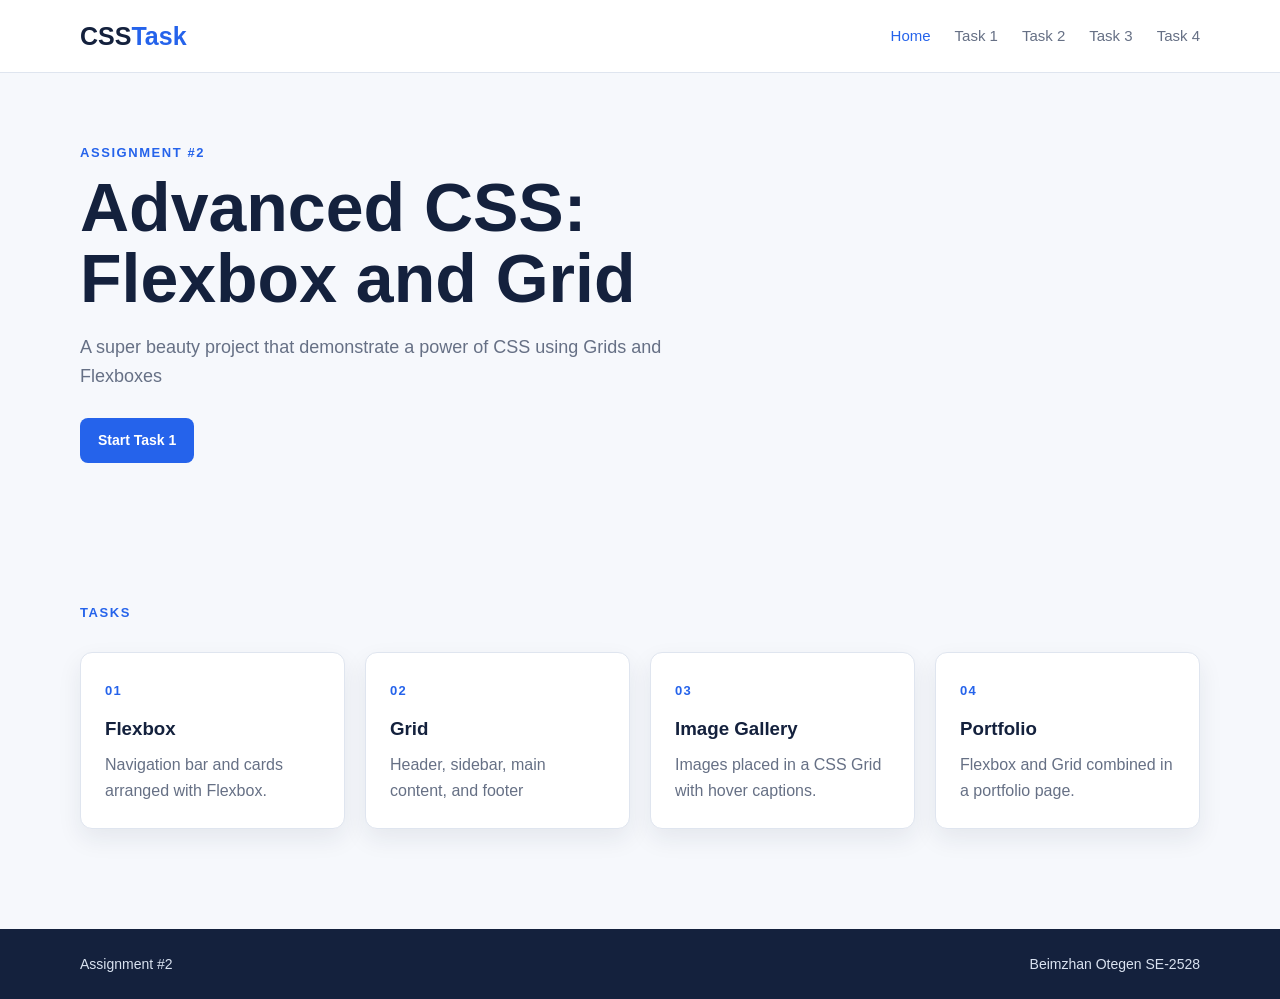
<file: index.html>
<!DOCTYPE html>
<html lang="en">
<head>
    <meta charset="UTF-8">
    <meta name="viewport" content="width=device-width, initial-scale=1.0">
    <title>Advanced CSS Assignment</title>
    <link rel="stylesheet" href="styles.css">
</head>
<body>
    <header class="site-header">
        <div class="container nav">
            <a class="logo" href="index.html">CSS<span>Task</span></a>
            <nav>
                <ul class="nav-links">
                    <li><a class="active" href="index.html">Home</a></li>
                    <li><a href="task1-flexbox.html">Task 1</a></li>
                    <li><a href="task2-grid.html">Task 2</a></li>
                    <li><a href="task3-gallery.html">Task 3</a></li>
                    <li><a href="task4-portfolio.html">Task 4</a></li>
                </ul>
            </nav>
        </div>
    </header>

    <main>
        <section class="hero container">
            <div class="hero-content">
                <p class="eye">Assignment #2</p>
                <h1>Advanced CSS: Flexbox and Grid</h1>
                <p class="hero-text">
                    A super beauty project that demonstrate a power of CSS using Grids and Flexboxes
                </p>
                <a class="button" href="task1-flexbox.html">Start Task 1</a>
            </div>
        </section>

        <section class="section container">
            <div class="section-heading">
                <h2 class="eye">Tasks</h2>
                
            </div>

            <div class="overview-grid">
                <a class="overview-card" href="task1-flexbox.html">
                    <span class="number">01</span>
                    <h3>Flexbox</h3>
                    <p>Navigation bar and cards arranged with Flexbox.</p>
                </a>

                <a class="overview-card" href="task2-grid.html">
                    <span class="number">02</span>
                    <h3>Grid</h3>
                    <p>Header, sidebar, main content, and footer</p>
                </a>

                <a class="overview-card" href="task3-gallery.html">
                    <span class="number">03</span>
                    <h3>Image Gallery</h3>
                    <p>Images placed in a CSS Grid with hover captions.</p>
                </a>

                <a class="overview-card" href="task4-portfolio.html">
                    <span class="number">04</span>
                    <h3>Portfolio</h3>
                    <p>Flexbox and Grid combined in a portfolio page.</p>
                </a>
            </div>
        </section>
    </main>
    <footer class="site-footer">
        <div class="container footer-content">
            <p>Assignment #2</p>
            <p>Beimzhan Otegen SE-2528</p>
        </div>
    </footer>
</body>
</html>
</file>
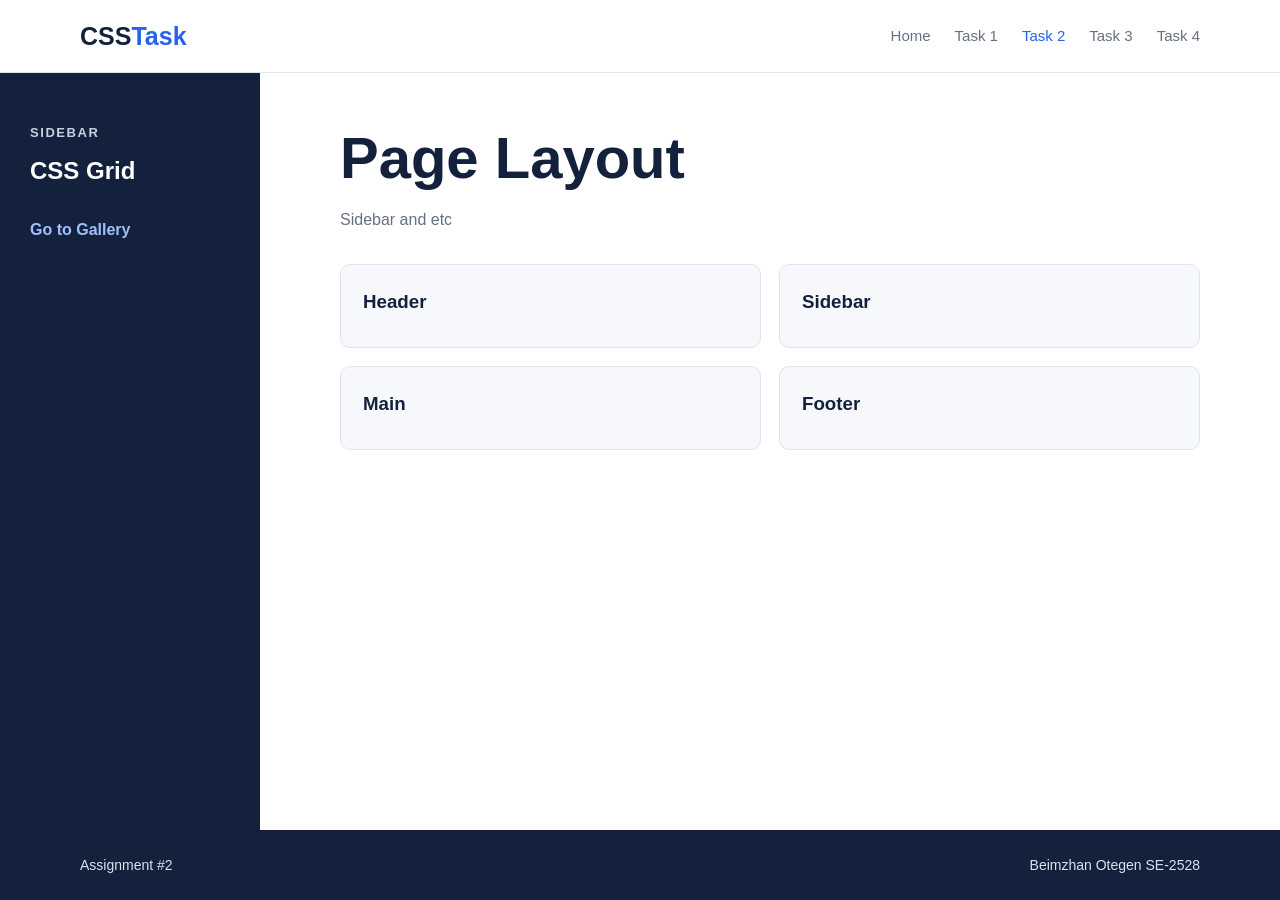
<file: task2-grid.html>
<!DOCTYPE html>
<html lang="en">
<head>
    <meta charset="UTF-8">
    <meta name="viewport" content="width=device-width, initial-scale=1.0">
    <title>Task 2</title>
    <link rel="stylesheet" href="styles.css">
</head>
<body>
    <div class="grid-page">
        <header class="site-header grid-header">
            <div class="container nav">
                <a class="logo" href="index.html">CSS<span>Task</span></a>
                <nav>
                    <ul class="nav-links">
                        <li><a href="index.html">Home</a></li>
                        <li><a href="task1-flexbox.html">Task 1</a></li>
                        <li><a class="active" href="task2-grid.html">Task 2</a></li>
                        <li><a href="task3-gallery.html">Task 3</a></li>
                        <li><a href="task4-portfolio.html">Task 4</a></li>
                    </ul>
                </nav>
            </div>
        </header>

        <aside class="grid-sidebar">
            <p class="eye">Sidebar</p>
            <h2>CSS Grid</h2>
            <a class="side-link" href="task3-gallery.html">Go to Gallery</a>
        </aside>

        <main class="grid-main">
            <h1>Page Layout</h1>
            <p>
                Sidebar and etc
            </p>

            <div class="info-grid">
                <article class="info-box">
                    <h3>Header</h3>
                </article>
                <article class="info-box">
                    <h3>Sidebar</h3>
                </article>
                <article class="info-box">
                    <h3>Main</h3>
                </article>
                <article class="info-box">
                    <h3>Footer</h3>
                </article>
            </div>
        </main>

        <footer class="site-footer grid-footer">
            <div class="container footer-content">
                <p>Assignment #2</p>
                <p>Beimzhan Otegen SE-2528</p>
            </div>
        </footer>
    </div>
</body>
</html>
</file>
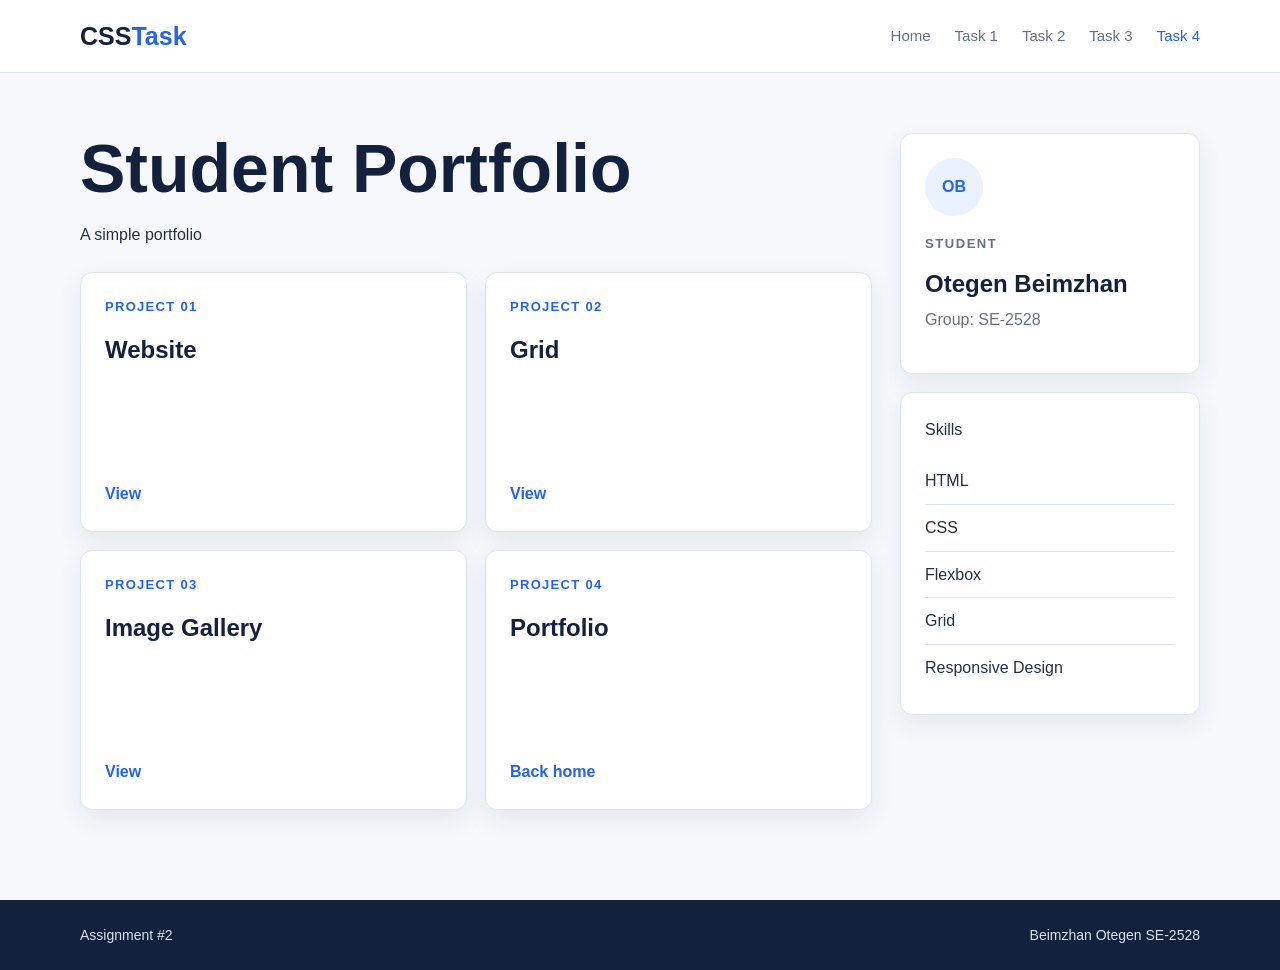
<file: task4-portfolio.html>
<!DOCTYPE html>
<html lang="en">
<head>
    <meta charset="UTF-8">
    <meta name="viewport" content="width=device-width, initial-scale=1.0">
    <title>Portfolio</title>
    <link rel="stylesheet" href="styles.css">
</head>
<body>
    <div class="portfolio-page">
        <header class="site-header">
            <div class="container nav">
                <a class="logo" href="index.html">CSS<span>Task</span></a>
                <nav>
                    <ul class="nav-links">
                        <li><a href="index.html">Home</a></li>
                        <li><a href="task1-flexbox.html">Task 1</a></li>
                        <li><a href="task2-grid.html">Task 2</a></li>
                        <li><a href="task3-gallery.html">Task 3</a></li>
                        <li><a class="active" href="task4-portfolio.html">Task 4</a></li>
                    </ul>
                </nav>
            </div>
        </header>
        <main class="container portfolio-main">
            <section class="portfolio-content">
                <div class="section-heading">
                    <h1>Student Portfolio</h1>
                    <p>A simple portfolio</p>
                </div>

                <div class="projects">
                    <article class="project-card">
                        <div>
                            <p class="card-label">Project 01</p>
                            <h2>Website</h2>
                        </div>
                        <a class="text-link" href="task1-flexbox.html">View</a>
                    </article>

                    <article class="project-card">
                        <div>
                            <p class="card-label">Project 02</p>
                            <h2>Grid</h2>
                        </div>
                        <a class="text-link" href="task2-grid.html">View</a>
                    </article>

                    <article class="project-card">
                        <div>
                            <p class="card-label">Project 03</p>
                            <h2>Image Gallery</h2>
                        </div>
                        <a class="text-link" href="task3-gallery.html">View</a>
                    </article>

                    <article class="project-card">
                        <div>
                            <p class="card-label">Project 04</p>
                            <h2>Portfolio</h2>
                        </div>
                        <a class="text-link" href="index.html">Back home</a>
                    </article>
                </div>
            </section>

            <aside class="portfolio-sidebar">
                <div class="profile-card">
                    <div class="profile-icon">OB</div>
                    <p class="eye">Student</p>
                    <h2>Otegen Beimzhan</h2>
                    <p>Group: SE-2528</p>
                </div>

                <div class="skills-card">
                    <p class="eyebrow">Skills</p>
                    <ul class="skill-list">
                        <li>HTML</li>
                        <li>CSS</li>
                        <li>Flexbox</li>
                        <li>Grid</li>
                        <li>Responsive Design</li>
                    </ul>
                </div>
            </aside>
        </main>

       <footer class="site-footer">
        <div class="container footer-content">
            <p>Assignment #2</p>
            <p>Beimzhan Otegen SE-2528</p>
        </div>
    </footer>
    </div>
</body>
</html>
</file>
<file: styles.css>
* {
    box-sizing: border-box;
}

:root {
    --dark: #14213d;
    --blue: #2563eb;
    --blue-light: #eaf1ff;
    --text: #233044;
    --muted: #667085;
    --white: #ffffff;
    --light: #f6f8fc;
    --border: #dfe5ef;
    --shadow: 0 10px 24px rgba(20, 33, 61, 0.08);
}

html {
    scroll-behavior: smooth;
}

body {
    margin: 0;
    font-family: Arial, sans-serif;
    color: var(--text);
    background: var(--light);
    line-height: 1.6;
}

img {
    display: block;
    width: 100%;
}

a {
    color: inherit;
    text-decoration: none;
}

.container {
    width: min(1120px, 92%);
    margin: 0 auto;
}

.site-header {
    background: var(--white);
    border-bottom: 1px solid var(--border);
}

.nav {
    min-height: 72px;
    display: flex;
    align-items: center;
    justify-content: space-between;
    gap: 30px;
}

.logo {
    font-size: 25px;
    font-weight: 700;
    color: var(--dark);
}

.logo span {
    color: var(--blue);
}

.nav-links {
    list-style: none;
    margin: 0;
    padding: 0;
    display: flex;
    align-items: center;
    gap: 24px;
    flex-wrap: wrap;
}

.nav-links a {
    color: var(--muted);
    font-size: 15px;
    transition: color 0.2s ease;
}

.nav-links a:hover,
.nav-links a.active {
    color: var(--blue);
}

.hero {
    min-height: 460px;
    display: flex;
    align-items: center;
}

.hero-content {
    max-width: 720px;
}

.eye {
    margin: 0 0 8px;
    color: var(--blue);
    font-size: 13px;
    font-weight: 700;
    letter-spacing: 0.12em;
    text-transform: uppercase;
}

h1,
h2,
h3,
p {
    margin-top: 0;
}

h1 {
    margin-bottom: 18px;
    font-size: clamp(40px, 6vw, 68px);
    line-height: 1.05;
    color: var(--dark);
}

h2 {
    color: var(--dark);
}

.hero-text {
    max-width: 640px;
    margin-bottom: 28px;
    color: var(--muted);
    font-size: 18px;
}

.button {
    display: inline-flex;
    align-items: center;
    justify-content: center;
    padding: 11px 18px;
    border-radius: 8px;
    background: var(--blue);
    color: var(--white);
    font-size: 14px;
    font-weight: 700;
    transition: transform 0.2s ease, box-shadow 0.2s ease;
}

.button:hover {
    transform: translateY(-2px);
    box-shadow: 0 8px 18px rgba(37, 99, 235, 0.24);
}

.section {
    padding: 70px 0;
}

.section-heading {
    max-width: 720px;
    margin-bottom: 28px;
}

.section-heading h2 {
    margin-bottom: 10px;
}

.overview-grid {
    display: grid;
    grid-template-columns: repeat(4, 1fr);
    gap: 20px;
}

.overview-card {
    display: block;
    padding: 24px;
    background: var(--white);
    border: 1px solid var(--border);
    border-radius: 12px;
    box-shadow: var(--shadow);
    transition: transform 0.2s ease, box-shadow 0.2s ease;
}

.overview-card:hover {
    transform: translateY(-4px);
    box-shadow: 0 16px 28px rgba(20, 33, 61, 0.12);
}

.number,
.card-label {
    color: var(--blue);
    font-size: 13px;
    font-weight: 700;
    letter-spacing: 0.1em;
    text-transform: uppercase;
}

.overview-card h3 {
    margin: 12px 0 8px;
    color: var(--dark);
}

.overview-card p {
    margin-bottom: 0;
    color: var(--muted);
}

.page-hero {
    padding: 70px 0 30px;
}

.page-hero h1 {
    font-size: clamp(38px, 5vw, 56px);
    margin-bottom: 12px;
}

.page-hero p:not(.eyebrow) {
    margin-bottom: 0;
    color: var(--muted);
}

.card-row {
    display: flex;
    align-items: stretch;
    gap: 24px;
}

.card {
    flex: 1;
    min-width: 0;
    display: flex;
    flex-direction: column;
    background: var(--white);
    border: 1px solid var(--border);
    border-radius: 12px;
    overflow: hidden;
    box-shadow: var(--shadow);
    transition: transform 0.2s ease, box-shadow 0.2s ease;
}

.card:hover {
    transform: translateY(-5px);
    box-shadow: 0 16px 28px rgba(20, 33, 61, 0.14);
}

.card img {
    height: 220px;
    object-fit: cover;
}

.card-content {
    flex: 1;
    display: flex;
    flex-direction: column;
    padding: 24px;
}

.card-content h2 {
    margin: 8px 0 10px;
    font-size: 24px;
}

.card-content p:not(.card-label) {
    color: var(--muted);
}

.card-content .button {
    margin-top: auto;
    align-self: flex-start;
}

.grid-page {
    min-height: 100vh;
    display: grid;
    grid-template-columns: 260px minmax(0, 1fr);
    grid-template-rows: auto 1fr auto;
    grid-template-areas:
        "header header"
        "sidebar main"
        "footer footer";
}

.grid-header {
    grid-area: header;
}

.grid-sidebar {
    grid-area: sidebar;
    padding: 50px 30px;
    background: var(--dark);
    color: var(--white);
}

.grid-sidebar h2 {
    color: var(--white);
    margin-bottom: 12px;
}

.grid-sidebar p:not(.eyebrow) {
    color: #c8d1df;
}

.side-link {
    display: inline-block;
    margin-top: 15px;
    color: #9fc0ff;
    font-weight: 700;
}

.grid-main {
    grid-area: main;
    padding: 55px min(7vw, 80px);
    background: var(--white);
}

.grid-main h1 {
    font-size: clamp(38px, 5vw, 58px);
}

.grid-main > p:not(.eyebrow) {
    max-width: 720px;
    color: var(--muted);
    margin-bottom: 32px;
}

.info-grid {
    display: grid;
    grid-template-columns: repeat(2, 1fr);
    gap: 18px;
}

.info-box {
    padding: 22px;
    border: 1px solid var(--border);
    border-radius: 10px;
    background: var(--light);
}

.info-box h3 {
    margin-bottom: 8px;
    color: var(--dark);
}

.info-box p {
    margin-bottom: 0;
    color: var(--muted);
}

.grid-footer {
    grid-area: footer;
}

.gallery {
    display: grid;
    grid-template-columns: repeat(3, 1fr);
    gap: 18px;
}

.gallery-item {
    position: relative;
    margin: 0;
    min-height: 260px;
    overflow: hidden;
    border-radius: 12px;
    background: var(--dark);
}

.gallery-item img {
    height: 100%;
    object-fit: cover;
    transition: transform 0.3s ease;
}

.gallery-item figcaption {
    position: absolute;
    left: 0;
    right: 0;
    bottom: 0;
    padding: 16px;
    background: rgba(20, 33, 61, 0.84);
    color: var(--white);
    font-weight: 700;
    transform: translateY(100%);
    transition: transform 0.3s ease;
}

.gallery-item:hover img {
    transform: scale(1.05);
}

.gallery-item:hover figcaption {
    transform: translateY(0);
}

.portfolio-main {
    display: grid;
    grid-template-columns: minmax(0, 1fr) 300px;
    gap: 28px;
    padding-top: 60px;
    padding-bottom: 60px;
}

.portfolio-content {
    min-width: 0;
}

.portfolio-content .section-heading {
    margin-bottom: 24px;
}

.projects {
    display: grid;
    grid-template-columns: repeat(2, 1fr);
    gap: 18px;
}

.project-card {
    min-height: 260px;
    display: flex;
    flex-direction: column;
    justify-content: space-between;
    padding: 24px;
    background: var(--white);
    border: 1px solid var(--border);
    border-radius: 12px;
    box-shadow: var(--shadow);
}

.project-card h2 {
    margin: 8px 0 10px;
}

.project-card p:not(.card-label) {
    color: var(--muted);
}

.text-link {
    color: var(--blue);
    font-weight: 700;
}

.portfolio-sidebar {
    display: flex;
    flex-direction: column;
    gap: 18px;
}

.profile-card,
.skills-card {
    padding: 24px;
    background: var(--white);
    border: 1px solid var(--border);
    border-radius: 12px;
    box-shadow: var(--shadow);
}

.profile-card h2 {
    margin: 10px 0 4px;
}

.profile-card p:not(.eyebrow) {
    color: var(--muted);
}

.profile-icon {
    width: 58px;
    height: 58px;
    display: flex;
    align-items: center;
    justify-content: center;
    margin-bottom: 18px;
    border-radius: 50%;
    background: var(--blue-light);
    color: var(--blue);
    font-weight: 700;
}

.skill-list {
    list-style: none;
    margin: 0;
    padding: 0;
}

.skill-list li {
    padding: 10px 0;
    border-bottom: 1px solid var(--border);
}

.skill-list li:last-child {
    border-bottom: 0;
}

.site-footer {
    margin-top: 30px;
    padding: 24px 0;
    background: var(--dark);
    color: #d9e2f0;
}

.grid-page .site-footer {
    margin-top: 0;
}

.footer-content {
    display: flex;
    align-items: center;
    justify-content: space-between;
    gap: 20px;
}

.footer-content p {
    margin: 0;
    font-size: 14px;
}
</file>
